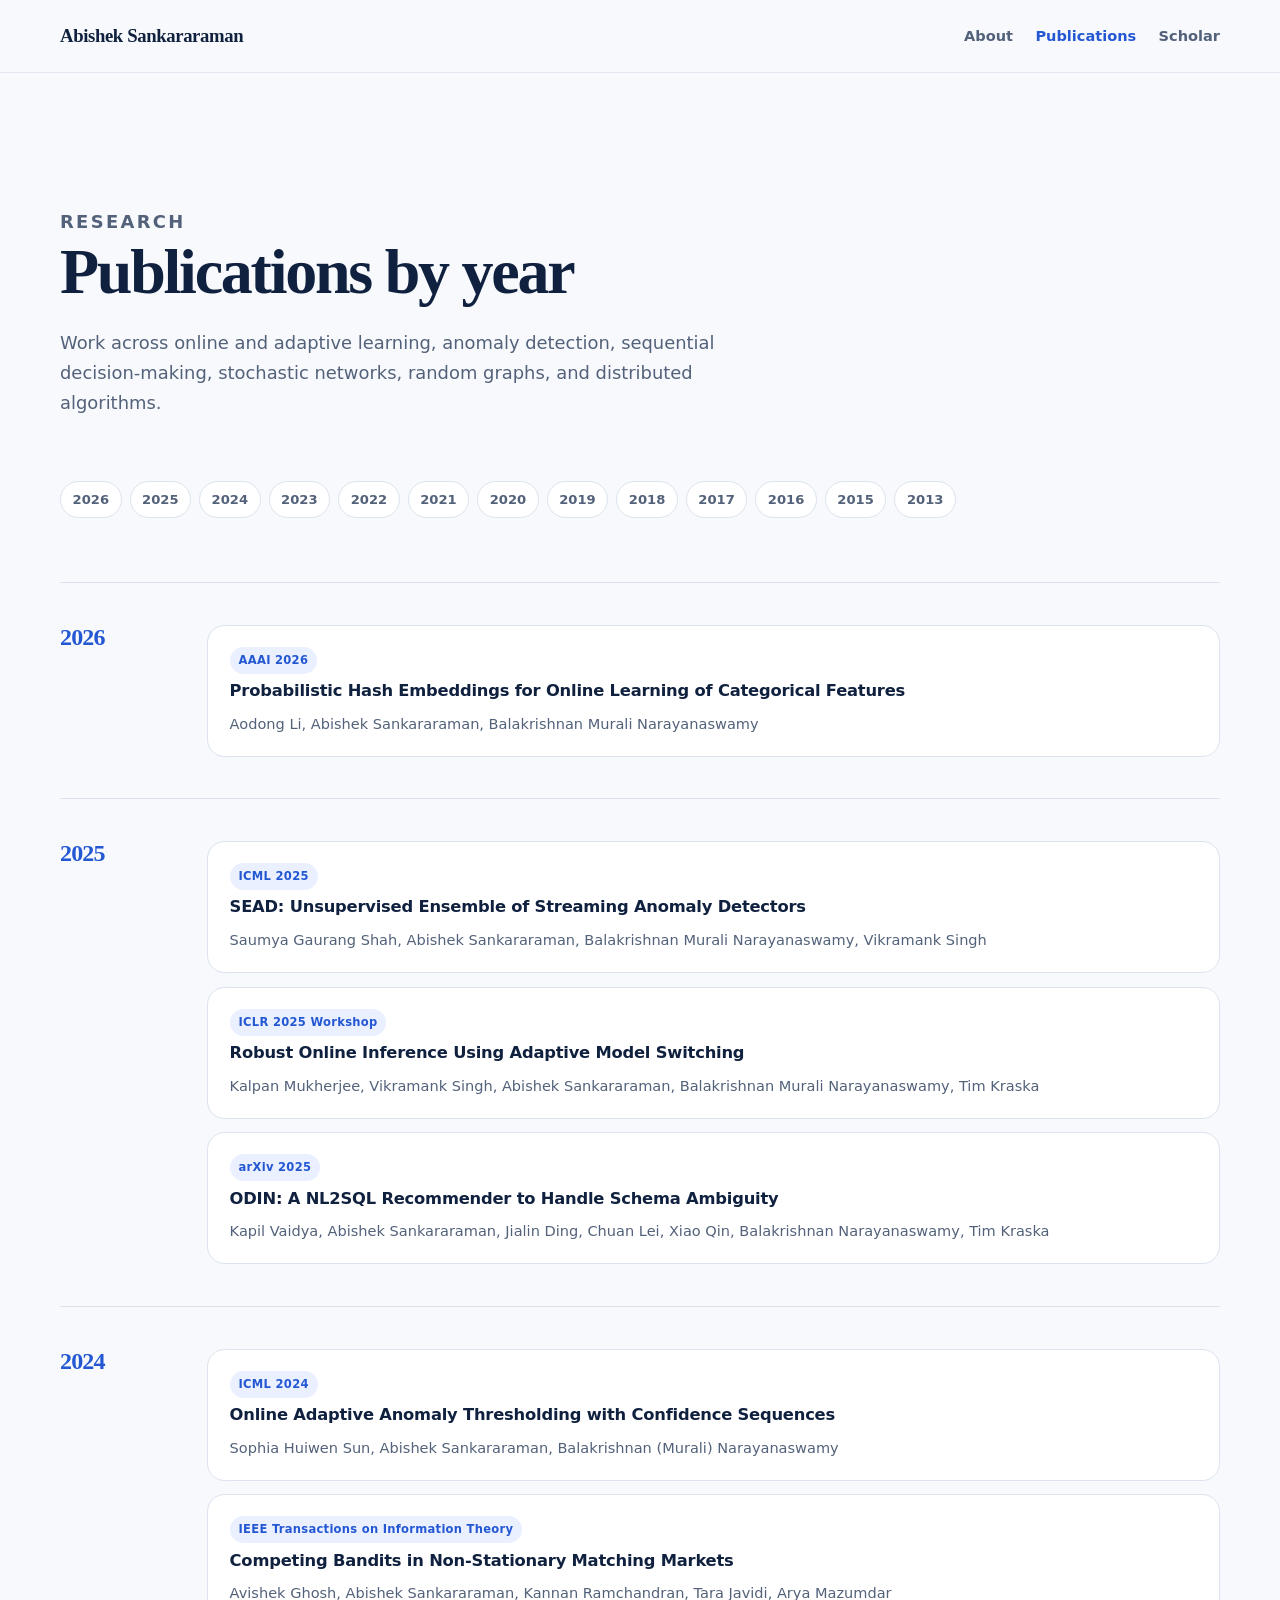
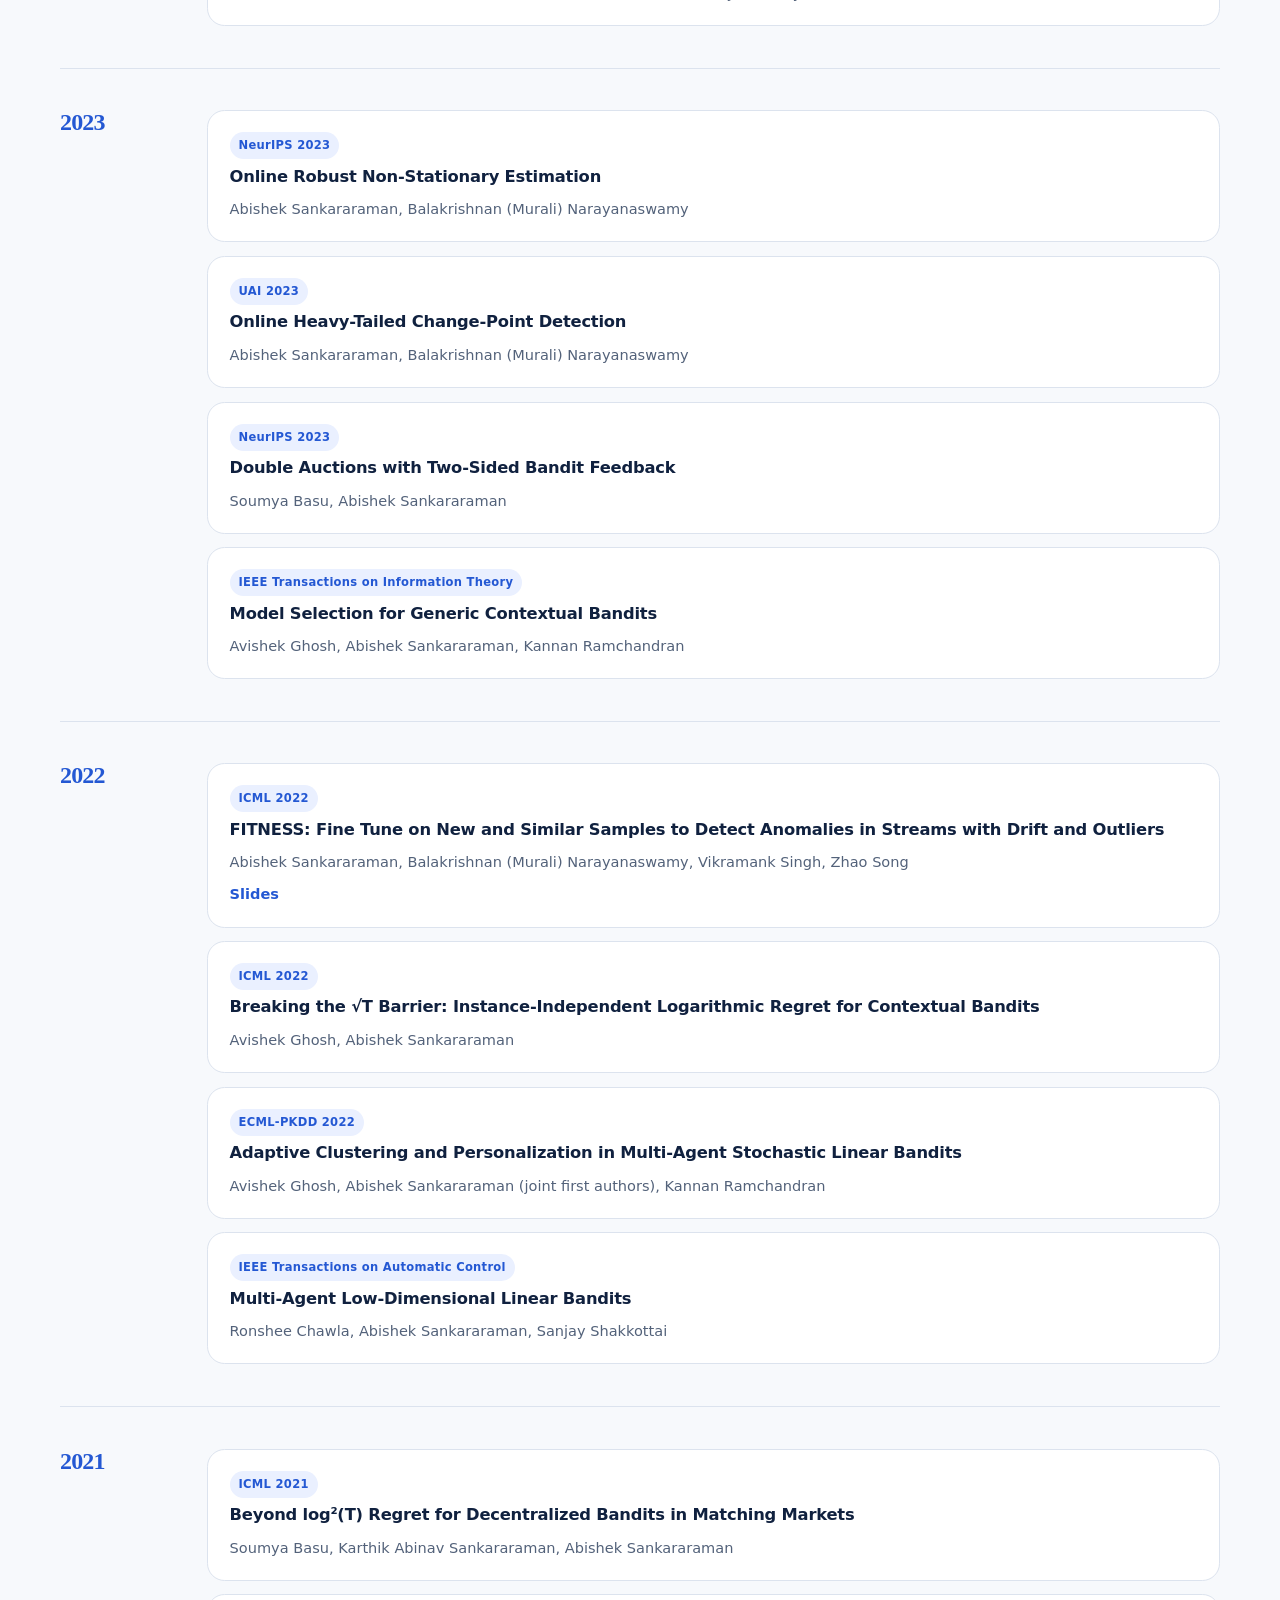
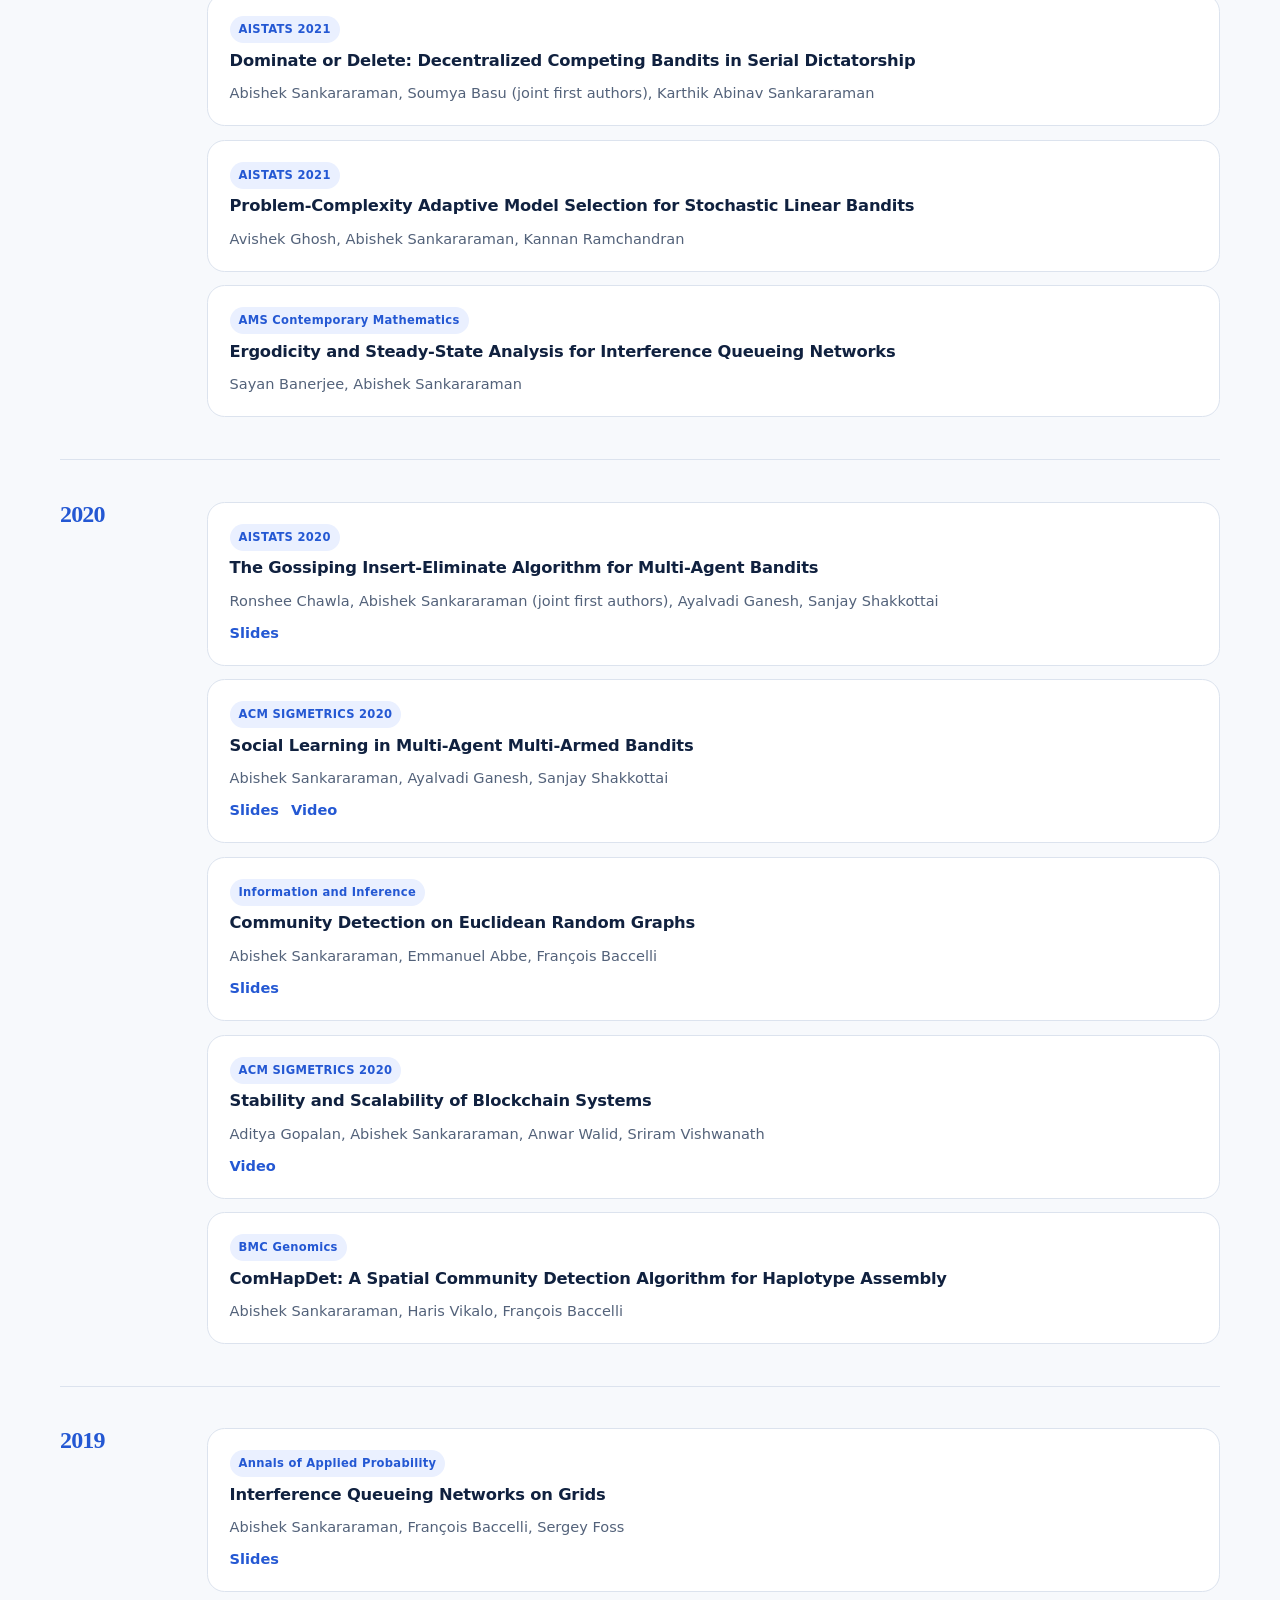
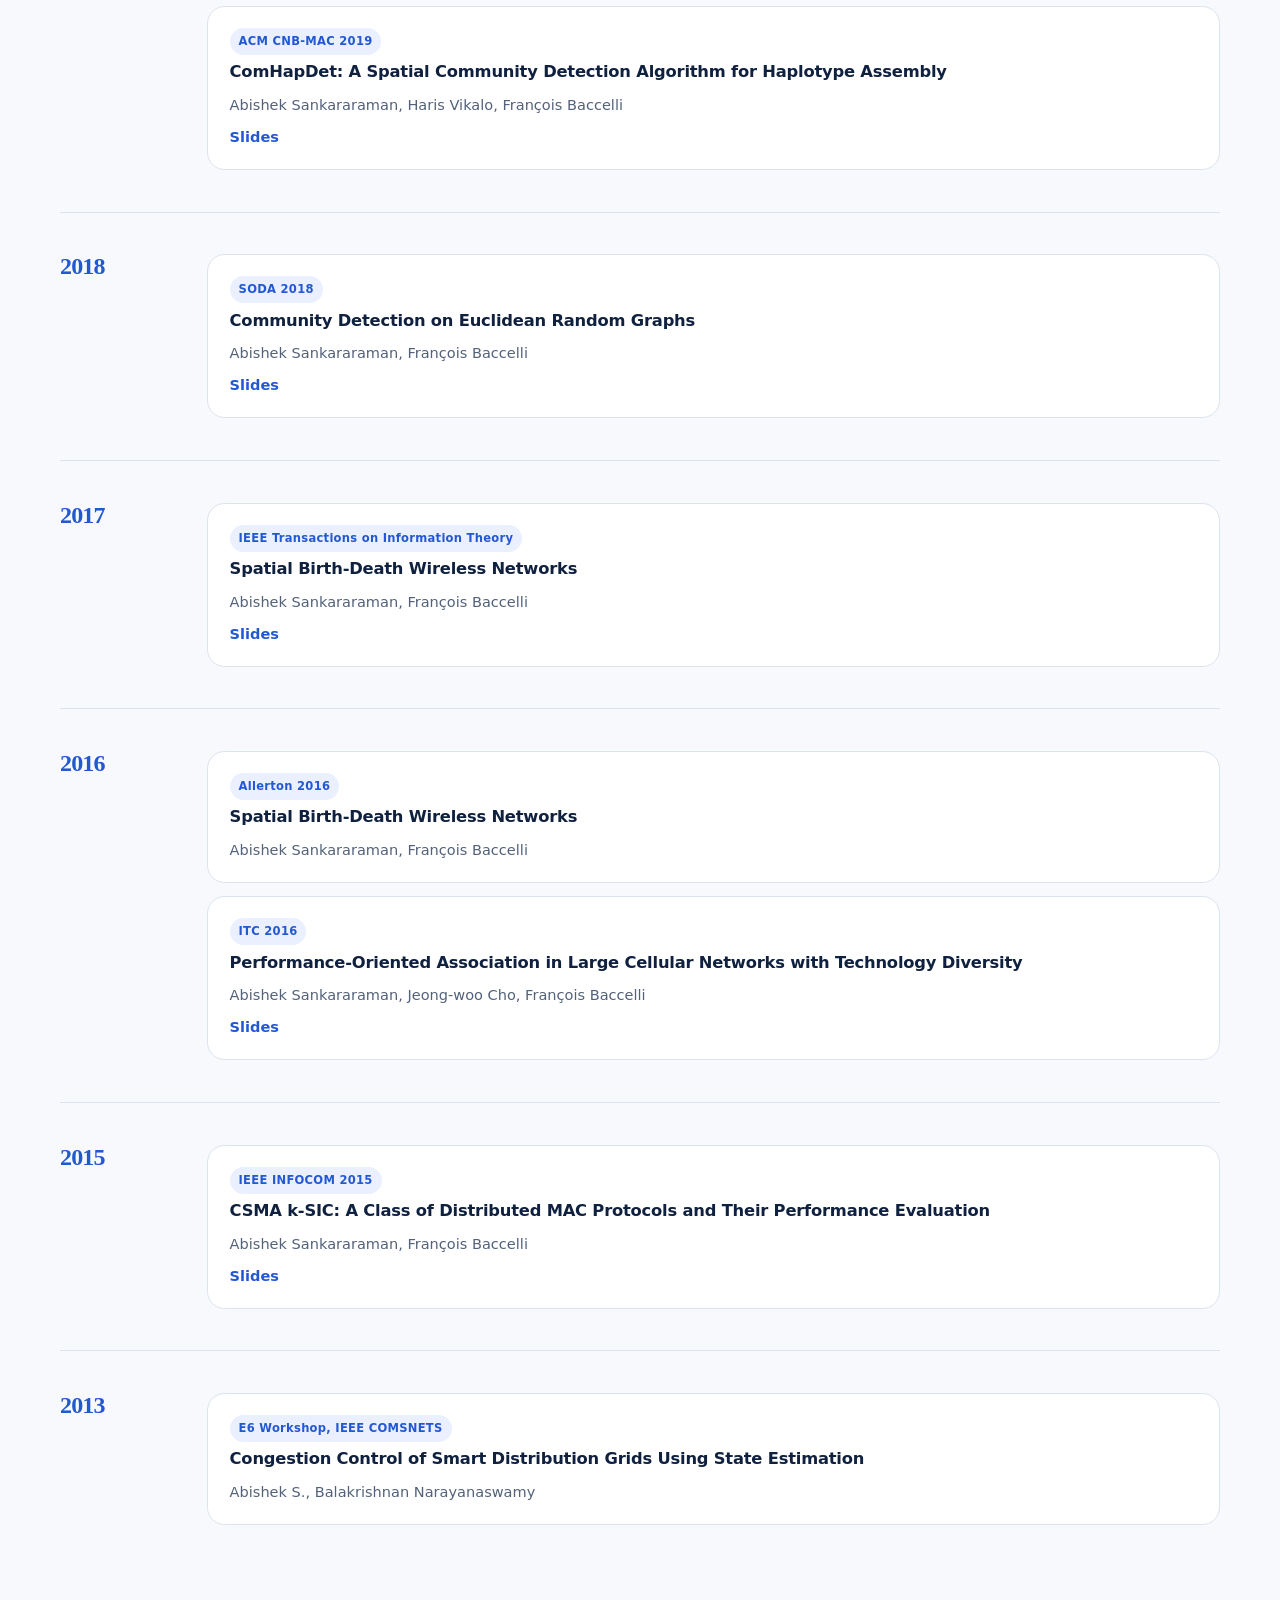
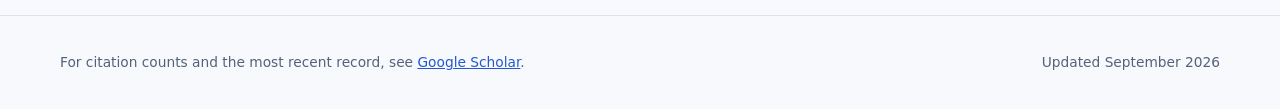
<file: pubs_by_year.html>
<!doctype html>
<html lang="en">
<head>
  <meta charset="utf-8">
  <meta name="viewport" content="width=device-width, initial-scale=1">
  <meta name="description" content="Publications by Abishek Sankararaman in machine learning, online learning, applied probability, and stochastic networks.">
  <title>Publications · Abishek Sankararaman</title>
  <link rel="stylesheet" href="styles.css">
</head>
<body>
  <header class="site-header">
    <nav class="nav" aria-label="Primary navigation">
      <a class="wordmark" href="index.html">Abishek Sankararaman</a>
      <div class="nav-links">
        <a href="index.html">About</a>
        <a href="pubs_by_year.html" aria-current="page">Publications</a>
        <a class="scholar-link" href="https://scholar.google.com/citations?user=3T9FHn0AAAAJ&hl=en">Scholar</a>
      </div>
    </nav>
  </header>

  <main class="shell">
    <header class="page-intro">
      <p class="eyebrow">Research</p>
      <h1>Publications by year</h1>
      <p>Work across online and adaptive learning, anomaly detection, sequential decision-making, stochastic networks, random graphs, and distributed algorithms.</p>
    </header>

    <nav class="year-nav" aria-label="Jump to publication year">
      <a href="#2026">2026</a><a href="#2025">2025</a><a href="#2024">2024</a><a href="#2023">2023</a><a href="#2022">2022</a><a href="#2021">2021</a><a href="#2020">2020</a><a href="#2019">2019</a><a href="#2018">2018</a><a href="#2017">2017</a><a href="#2016">2016</a><a href="#2015">2015</a><a href="#2013">2013</a>
    </nav>

    <section class="publication-year" id="2026">
      <h2>2026</h2>
      <div class="paper-list">
        <article class="paper-card">
          <span class="venue">AAAI 2026</span>
          <h3><a href="https://ojs.aaai.org/index.php/AAAI/article/view/39447">Probabilistic Hash Embeddings for Online Learning of Categorical Features</a></h3>
          <p>Aodong Li, Abishek Sankararaman, Balakrishnan Murali Narayanaswamy</p>
        </article>
      </div>
    </section>

    <section class="publication-year" id="2025">
      <h2>2025</h2>
      <div class="paper-list">
        <article class="paper-card">
          <span class="venue">ICML 2025</span>
          <h3><a href="https://proceedings.mlr.press/v267/shah25c.html">SEAD: Unsupervised Ensemble of Streaming Anomaly Detectors</a></h3>
          <p>Saumya Gaurang Shah, Abishek Sankararaman, Balakrishnan Murali Narayanaswamy, Vikramank Singh</p>
        </article>
        <article class="paper-card">
          <span class="venue">ICLR 2025 Workshop</span>
          <h3><a href="https://openreview.net/forum?id=EPxzr9WU1R">Robust Online Inference Using Adaptive Model Switching</a></h3>
          <p>Kalpan Mukherjee, Vikramank Singh, Abishek Sankararaman, Balakrishnan Murali Narayanaswamy, Tim Kraska</p>
        </article>
        <article class="paper-card">
          <span class="venue">arXiv 2025</span>
          <h3><a href="https://arxiv.org/abs/2505.19302">ODIN: A NL2SQL Recommender to Handle Schema Ambiguity</a></h3>
          <p>Kapil Vaidya, Abishek Sankararaman, Jialin Ding, Chuan Lei, Xiao Qin, Balakrishnan Narayanaswamy, Tim Kraska</p>
        </article>
      </div>
    </section>

    <section class="publication-year" id="2024">
      <h2>2024</h2>
      <div class="paper-list">
        <article class="paper-card">
          <span class="venue">ICML 2024</span>
          <h3><a href="online_thresholds.pdf">Online Adaptive Anomaly Thresholding with Confidence Sequences</a></h3>
          <p>Sophia Huiwen Sun, Abishek Sankararaman, Balakrishnan (Murali) Narayanaswamy</p>
        </article>
        <article class="paper-card">
          <span class="venue">IEEE Transactions on Information Theory</span>
          <h3><a href="non-stationary-markets.pdf">Competing Bandits in Non-Stationary Matching Markets</a></h3>
          <p>Avishek Ghosh, Abishek Sankararaman, Kannan Ramchandran, Tara Javidi, Arya Mazumdar</p>
        </article>
      </div>
    </section>

    <section class="publication-year" id="2023">
      <h2>2023</h2>
      <div class="paper-list">
        <article class="paper-card">
          <span class="venue">NeurIPS 2023</span>
          <h3><a href="online_estimation.pdf">Online Robust Non-Stationary Estimation</a></h3>
          <p>Abishek Sankararaman, Balakrishnan (Murali) Narayanaswamy</p>
        </article>
        <article class="paper-card">
          <span class="venue">UAI 2023</span>
          <h3><a href="ocpd.pdf">Online Heavy-Tailed Change-Point Detection</a></h3>
          <p>Abishek Sankararaman, Balakrishnan (Murali) Narayanaswamy</p>
        </article>
        <article class="paper-card">
          <span class="venue">NeurIPS 2023</span>
          <h3><a href="Auctions_and_Learning-1.pdf">Double Auctions with Two-Sided Bandit Feedback</a></h3>
          <p>Soumya Basu, Abishek Sankararaman</p>
        </article>
        <article class="paper-card">
          <span class="venue">IEEE Transactions on Information Theory</span>
          <h3><a href="tit_bandits.pdf">Model Selection for Generic Contextual Bandits</a></h3>
          <p>Avishek Ghosh, Abishek Sankararaman, Kannan Ramchandran</p>
        </article>
      </div>
    </section>

    <section class="publication-year" id="2022">
      <h2>2022</h2>
      <div class="paper-list">
        <article class="paper-card">
          <span class="venue">ICML 2022</span>
          <h3><a href="fitness_ad.pdf">FITNESS: Fine Tune on New and Similar Samples to Detect Anomalies in Streams with Drift and Outliers</a></h3>
          <p>Abishek Sankararaman, Balakrishnan (Murali) Narayanaswamy, Vikramank Singh, Zhao Song</p>
          <p class="paper-links"><a href="ICML_Fitness_Slides.pdf">Slides</a></p>
        </article>
        <article class="paper-card">
          <span class="venue">ICML 2022</span>
          <h3><a href="log-regret.pdf">Breaking the √T Barrier: Instance-Independent Logarithmic Regret for Contextual Bandits</a></h3>
          <p>Avishek Ghosh, Abishek Sankararaman</p>
        </article>
        <article class="paper-card">
          <span class="venue">ECML-PKDD 2022</span>
          <h3><a href="clustering_personalization_linear_bandits.pdf">Adaptive Clustering and Personalization in Multi-Agent Stochastic Linear Bandits</a></h3>
          <p>Avishek Ghosh, Abishek Sankararaman (joint first authors), Kannan Ramchandran</p>
        </article>
        <article class="paper-card">
          <span class="venue">IEEE Transactions on Automatic Control</span>
          <h3><a href="multi-agent-linear-bandit.pdf">Multi-Agent Low-Dimensional Linear Bandits</a></h3>
          <p>Ronshee Chawla, Abishek Sankararaman, Sanjay Shakkottai</p>
        </article>
      </div>
    </section>

    <section class="publication-year" id="2021">
      <h2>2021</h2>
      <div class="paper-list">
        <article class="paper-card">
          <span class="venue">ICML 2021</span>
          <h3><a href="beyond_log_square.pdf">Beyond log²(T) Regret for Decentralized Bandits in Matching Markets</a></h3>
          <p>Soumya Basu, Karthik Abinav Sankararaman, Abishek Sankararaman</p>
        </article>
        <article class="paper-card">
          <span class="venue">AISTATS 2021</span>
          <h3><a href="Matching_and_Bandits_AISTATS.pdf">Dominate or Delete: Decentralized Competing Bandits in Serial Dictatorship</a></h3>
          <p>Abishek Sankararaman, Soumya Basu (joint first authors), Karthik Abinav Sankararaman</p>
        </article>
        <article class="paper-card">
          <span class="venue">AISTATS 2021</span>
          <h3><a href="Adaptive_Linear_Bandits.pdf">Problem-Complexity Adaptive Model Selection for Stochastic Linear Bandits</a></h3>
          <p>Avishek Ghosh, Abishek Sankararaman, Kannan Ramchandran</p>
        </article>
        <article class="paper-card">
          <span class="venue">AMS Contemporary Mathematics</span>
          <h3><a href="ergodicity_interfq.pdf">Ergodicity and Steady-State Analysis for Interference Queueing Networks</a></h3>
          <p>Sayan Banerjee, Abishek Sankararaman</p>
        </article>
      </div>
    </section>

    <section class="publication-year" id="2020">
      <h2>2020</h2>
      <div class="paper-list">
        <article class="paper-card"><span class="venue">AISTATS 2020</span><h3><a href="gossip_bandits.pdf">The Gossiping Insert-Eliminate Algorithm for Multi-Agent Bandits</a></h3><p>Ronshee Chawla, Abishek Sankararaman (joint first authors), Ayalvadi Ganesh, Sanjay Shakkottai</p><p class="paper-links"><a href="aistats-2020-slides.pdf">Slides</a></p></article>
        <article class="paper-card"><span class="venue">ACM SIGMETRICS 2020</span><h3><a href="Social_Learning.pdf">Social Learning in Multi-Agent Multi-Armed Bandits</a></h3><p>Abishek Sankararaman, Ayalvadi Ganesh, Sanjay Shakkottai</p><p class="paper-links"><a href="sigmetrics_social_learn_slides.pdf">Slides</a><a href="https://www.youtube.com/watch?v=ixCgILHajP8">Video</a></p></article>
        <article class="paper-card"><span class="venue">Information and Inference</span><h3><a href="CommDet_IMA.pdf">Community Detection on Euclidean Random Graphs</a></h3><p>Abishek Sankararaman, Emmanuel Abbe, François Baccelli</p><p class="paper-links"><a href="com-det-slides.pdf">Slides</a></p></article>
        <article class="paper-card"><span class="venue">ACM SIGMETRICS 2020</span><h3><a href="blockchain.pdf">Stability and Scalability of Blockchain Systems</a></h3><p>Aditya Gopalan, Abishek Sankararaman, Anwar Walid, Sriram Vishwanath</p><p class="paper-links"><a href="https://www.youtube.com/watch?v=ScZJOWXHyHs">Video</a></p></article>
        <article class="paper-card"><span class="venue">BMC Genomics</span><h3><a href="bmc_genomics.pdf">ComHapDet: A Spatial Community Detection Algorithm for Haplotype Assembly</a></h3><p>Abishek Sankararaman, Haris Vikalo, François Baccelli</p></article>
      </div>
    </section>

    <section class="publication-year" id="2019">
      <h2>2019</h2>
      <div class="paper-list">
        <article class="paper-card"><span class="venue">Annals of Applied Probability</span><h3><a href="Interference_Networks_Arxiv.pdf">Interference Queueing Networks on Grids</a></h3><p>Abishek Sankararaman, François Baccelli, Sergey Foss</p><p class="paper-links"><a href="interference-queues-slides.pdf">Slides</a></p></article>
        <article class="paper-card"><span class="venue">ACM CNB-MAC 2019</span><h3><a href="haplotype_arxiv.pdf">ComHapDet: A Spatial Community Detection Algorithm for Haplotype Assembly</a></h3><p>Abishek Sankararaman, Haris Vikalo, François Baccelli</p><p class="paper-links"><a href="cnb-mac-talk.pdf">Slides</a></p></article>
      </div>
    </section>

    <section class="publication-year" id="2018">
      <h2>2018</h2>
      <div class="paper-list"><article class="paper-card"><span class="venue">SODA 2018</span><h3><a href="CommDet.pdf">Community Detection on Euclidean Random Graphs</a></h3><p>Abishek Sankararaman, François Baccelli</p><p class="paper-links"><a href="soda-slides.pdf">Slides</a></p></article></div>
    </section>

    <section class="publication-year" id="2017">
      <h2>2017</h2>
      <div class="paper-list"><article class="paper-card"><span class="venue">IEEE Transactions on Information Theory</span><h3><a href="SBD_TIT.pdf">Spatial Birth-Death Wireless Networks</a></h3><p>Abishek Sankararaman, François Baccelli</p><p class="paper-links"><a href="SBD-slides.pdf">Slides</a></p></article></div>
    </section>

    <section class="publication-year" id="2016">
      <h2>2016</h2>
      <div class="paper-list">
        <article class="paper-card"><span class="venue">Allerton 2016</span><h3><a href="SBD_TIT.pdf">Spatial Birth-Death Wireless Networks</a></h3><p>Abishek Sankararaman, François Baccelli</p></article>
        <article class="paper-card"><span class="venue">ITC 2016</span><h3><a href="Draft_ITC_Arxiv.pdf">Performance-Oriented Association in Large Cellular Networks with Technology Diversity</a></h3><p>Abishek Sankararaman, Jeong-woo Cho, François Baccelli</p><p class="paper-links"><a href="ITC-Slides.pdf">Slides</a></p></article>
      </div>
    </section>

    <section class="publication-year" id="2015">
      <h2>2015</h2>
      <div class="paper-list"><article class="paper-card"><span class="venue">IEEE INFOCOM 2015</span><h3><a href="Draft_4.pdf">CSMA k-SIC: A Class of Distributed MAC Protocols and Their Performance Evaluation</a></h3><p>Abishek Sankararaman, François Baccelli</p><p class="paper-links"><a href="infocom-slides.pdf">Slides</a></p></article></div>
    </section>

    <section class="publication-year" id="2013">
      <h2>2013</h2>
      <div class="paper-list"><article class="paper-card"><span class="venue">E6 Workshop, IEEE COMSNETS</span><h3><a href="Congestion.pdf">Congestion Control of Smart Distribution Grids Using State Estimation</a></h3><p>Abishek S., Balakrishnan Narayanaswamy</p></article></div>
    </section>
  </main>

  <footer class="site-footer">
    <div class="shell footer-inner">
      <span>For citation counts and the most recent record, see <a href="https://scholar.google.com/citations?user=3T9FHn0AAAAJ&hl=en">Google Scholar</a>.</span>
      <span>Updated September 2026</span>
    </div>
  </footer>
</body>
</html>
</file>
<file: styles.css>
:root {
  --ink: #10213f;
  --ink-soft: #53627a;
  --paper: #f7f9fc;
  --surface: #ffffff;
  --line: #dce3ee;
  --blue: #2458d3;
  --blue-soft: #eaf0ff;
  --navy: #09162d;
  --max-width: 1160px;
  --shadow: 0 18px 50px rgba(16, 33, 63, 0.1);
}

* { box-sizing: border-box; }

html {
  scroll-behavior: smooth;
  scroll-padding-top: 6rem;
}

body {
  margin: 0;
  color: var(--ink);
  background: var(--paper);
  font-family: Inter, ui-sans-serif, system-ui, -apple-system, BlinkMacSystemFont, "Segoe UI", sans-serif;
  font-size: 16px;
  line-height: 1.65;
}

a { color: var(--blue); }

a:hover { color: #163d9d; }

.site-header {
  position: sticky;
  z-index: 10;
  top: 0;
  border-bottom: 1px solid rgba(220, 227, 238, 0.82);
  background: rgba(247, 249, 252, 0.92);
  backdrop-filter: blur(18px);
}

.nav {
  display: flex;
  align-items: center;
  justify-content: space-between;
  width: min(calc(100% - 2rem), var(--max-width));
  min-height: 72px;
  margin: 0 auto;
}

.wordmark {
  color: var(--ink);
  font-family: Georgia, "Times New Roman", serif;
  font-size: 1.17rem;
  font-weight: 700;
  letter-spacing: -0.02em;
  text-decoration: none;
}

.nav-links {
  display: flex;
  align-items: center;
  gap: 1.4rem;
}

.nav-links a {
  color: var(--ink-soft);
  font-size: 0.91rem;
  font-weight: 650;
  text-decoration: none;
}

.nav-links a[aria-current="page"],
.nav-links a:hover { color: var(--blue); }

.shell {
  width: min(calc(100% - 2rem), var(--max-width));
  margin: 0 auto;
}

.hero {
  display: grid;
  grid-template-columns: minmax(0, 1.28fr) minmax(270px, 0.72fr);
  gap: clamp(2rem, 7vw, 6rem);
  align-items: center;
  min-height: calc(100vh - 72px);
  padding: 5.5rem 0;
}

.eyebrow,
.kicker {
  margin: 0 0 1rem;
  color: var(--blue);
  font-size: 0.77rem;
  font-weight: 800;
  letter-spacing: 0.13em;
  text-transform: uppercase;
}

h1, h2, h3 {
  font-family: Georgia, "Times New Roman", serif;
  letter-spacing: -0.035em;
  line-height: 1.08;
}

h1 {
  max-width: 790px;
  margin: 0;
  font-size: clamp(3.2rem, 7vw, 6.4rem);
  font-weight: 600;
}

.hero-copy {
  max-width: 720px;
  margin: 1.75rem 0 0;
  color: var(--ink-soft);
  font-size: clamp(1.08rem, 2vw, 1.3rem);
  line-height: 1.65;
}

.actions {
  display: flex;
  flex-wrap: wrap;
  gap: 0.8rem;
  margin-top: 2rem;
}

.button {
  display: inline-flex;
  align-items: center;
  justify-content: center;
  min-height: 46px;
  padding: 0.7rem 1rem;
  border: 1px solid var(--ink);
  border-radius: 999px;
  color: var(--ink);
  font-size: 0.92rem;
  font-weight: 750;
  text-decoration: none;
}

.button.primary {
  border-color: var(--blue);
  color: #fff;
  background: var(--blue);
}

.button:hover {
  color: #fff;
  background: var(--ink);
}

.portrait-wrap { position: relative; }

.portrait-wrap::before {
  position: absolute;
  inset: -1.15rem 1.6rem 1.4rem -1.15rem;
  z-index: -1;
  border-radius: 2rem;
  background: linear-gradient(145deg, #cfddff, #edf2ff 70%);
  content: "";
}

.portrait {
  display: block;
  width: 100%;
  aspect-ratio: 0.88;
  border-radius: 1.35rem;
  box-shadow: var(--shadow);
  object-fit: cover;
  object-position: 51% center;
}

.portrait-note {
  margin: 0.8rem 0 0;
  color: var(--ink-soft);
  font-size: 0.82rem;
}

.section { padding: 6.5rem 0; }

.section + .section { border-top: 1px solid var(--line); }

.section-heading {
  display: grid;
  grid-template-columns: 0.6fr 1.4fr;
  gap: 2rem;
  align-items: start;
  margin-bottom: 2.8rem;
}

.section-heading h2,
.page-intro h1 {
  margin: 0;
  font-size: clamp(2.25rem, 5vw, 4.25rem);
  font-weight: 600;
}

.section-heading p {
  max-width: 680px;
  margin: 0;
  color: var(--ink-soft);
  font-size: 1.05rem;
}

.work-grid {
  display: grid;
  grid-template-columns: repeat(3, 1fr);
  gap: 1rem;
}

.work-card,
.paper-card {
  border: 1px solid var(--line);
  border-radius: 1.1rem;
  background: var(--surface);
}

.work-card {
  min-height: 305px;
  padding: 1.6rem;
}

.work-card .number {
  color: var(--blue);
  font-family: Georgia, "Times New Roman", serif;
  font-size: 2.35rem;
  line-height: 1;
}

.work-card h3 {
  margin: 2.5rem 0 0.85rem;
  font-size: 1.45rem;
}

.work-card p {
  margin: 0;
  color: var(--ink-soft);
}

.research-strip {
  display: flex;
  flex-wrap: wrap;
  gap: 0.65rem;
}

.research-strip span,
.venue {
  display: inline-flex;
  align-items: center;
  width: fit-content;
  border-radius: 999px;
  color: var(--blue);
  background: var(--blue-soft);
  font-size: 0.8rem;
  font-weight: 800;
}

.research-strip span { padding: 0.5rem 0.8rem; }

.collaborator-list {
  margin: 0;
  padding: 0;
  border-top: 1px solid var(--line);
  list-style: none;
}

.collaborator-list li {
  display: flex;
  justify-content: space-between;
  gap: 1.5rem;
  padding: 0.85rem 0;
  border-bottom: 1px solid var(--line);
}

.collaborator-list a {
  color: var(--ink);
  font-weight: 700;
  text-decoration: none;
}

.collaborator-list a:hover { color: var(--blue); }

.collaborator-list span {
  color: var(--ink-soft);
  font-size: 0.9rem;
  text-align: right;
}

.trajectory {
  display: grid;
  grid-template-columns: 1fr 1fr;
  gap: 3.2rem;
}

.trajectory p {
  margin: 0;
  color: var(--ink-soft);
}

.trajectory strong { color: var(--ink); }

.site-footer {
  margin-top: 3rem;
  padding: 2.2rem 0;
  border-top: 1px solid var(--line);
  color: var(--ink-soft);
  font-size: 0.86rem;
}

.footer-inner {
  display: flex;
  justify-content: space-between;
  gap: 1rem;
}

.page-intro {
  max-width: 830px;
  padding: 7rem 0 4rem;
}

.page-intro p {
  max-width: 690px;
  margin: 1.4rem 0 0;
  color: var(--ink-soft);
  font-size: 1.12rem;
}

.year-nav {
  display: flex;
  flex-wrap: wrap;
  gap: 0.5rem;
  margin-bottom: 4rem;
}

.year-nav a {
  padding: 0.42rem 0.72rem;
  border: 1px solid var(--line);
  border-radius: 999px;
  color: var(--ink-soft);
  background: var(--surface);
  font-size: 0.82rem;
  font-weight: 750;
  text-decoration: none;
}

.publication-year {
  display: grid;
  grid-template-columns: 115px 1fr;
  gap: 2rem;
  padding: 2.6rem 0;
  border-top: 1px solid var(--line);
}

.publication-year h2 {
  position: sticky;
  top: 100px;
  align-self: start;
  margin: 0;
  color: var(--blue);
  font-size: 1.5rem;
}

.paper-list {
  display: grid;
  gap: 0.85rem;
}

.paper-card { padding: 1.25rem 1.35rem; }

.paper-card h3 {
  margin: 0.4rem 0 0.55rem;
  font-family: inherit;
  font-size: 1.02rem;
  font-weight: 800;
  letter-spacing: -0.012em;
  line-height: 1.4;
}

.paper-card h3 a {
  color: var(--ink);
  text-decoration: none;
}

.paper-card h3 a:hover { color: var(--blue); }

.paper-card p {
  margin: 0;
  color: var(--ink-soft);
  font-size: 0.91rem;
}

.venue {
  padding: 0.25rem 0.56rem;
  font-size: 0.72rem;
  letter-spacing: 0.025em;
}

.paper-links { margin-top: 0.5rem !important; }

.paper-links a {
  margin-right: 0.75rem;
  font-weight: 720;
  text-decoration: none;
}

@media (max-width: 850px) {
  .hero { grid-template-columns: 1fr; min-height: auto; padding: 4.5rem 0 5.5rem; }
  .hero-copy { max-width: 640px; }
  .portrait-wrap { width: min(100%, 430px); }
  .section-heading,
  .trajectory { grid-template-columns: 1fr; }
  .work-grid { grid-template-columns: 1fr; }
  .work-card { min-height: auto; }
  .work-card h3 { margin-top: 1.5rem; }
}

@media (max-width: 620px) {
  .nav { min-height: 64px; }
  .wordmark { font-size: 1rem; }
  .nav-links { gap: 0.8rem; }
  .nav-links a { font-size: 0.82rem; }
  .nav-links .scholar-link { display: none; }
  .hero { padding-top: 3.5rem; }
  h1 { font-size: clamp(2.8rem, 15vw, 4.1rem); }
  .section { padding: 4.5rem 0; }
  .publication-year { grid-template-columns: 1fr; gap: 1rem; }
  .publication-year h2 { position: static; }
  .footer-inner { flex-direction: column; }
}

@media (prefers-reduced-motion: reduce) {
  html { scroll-behavior: auto; }
}
</file>
